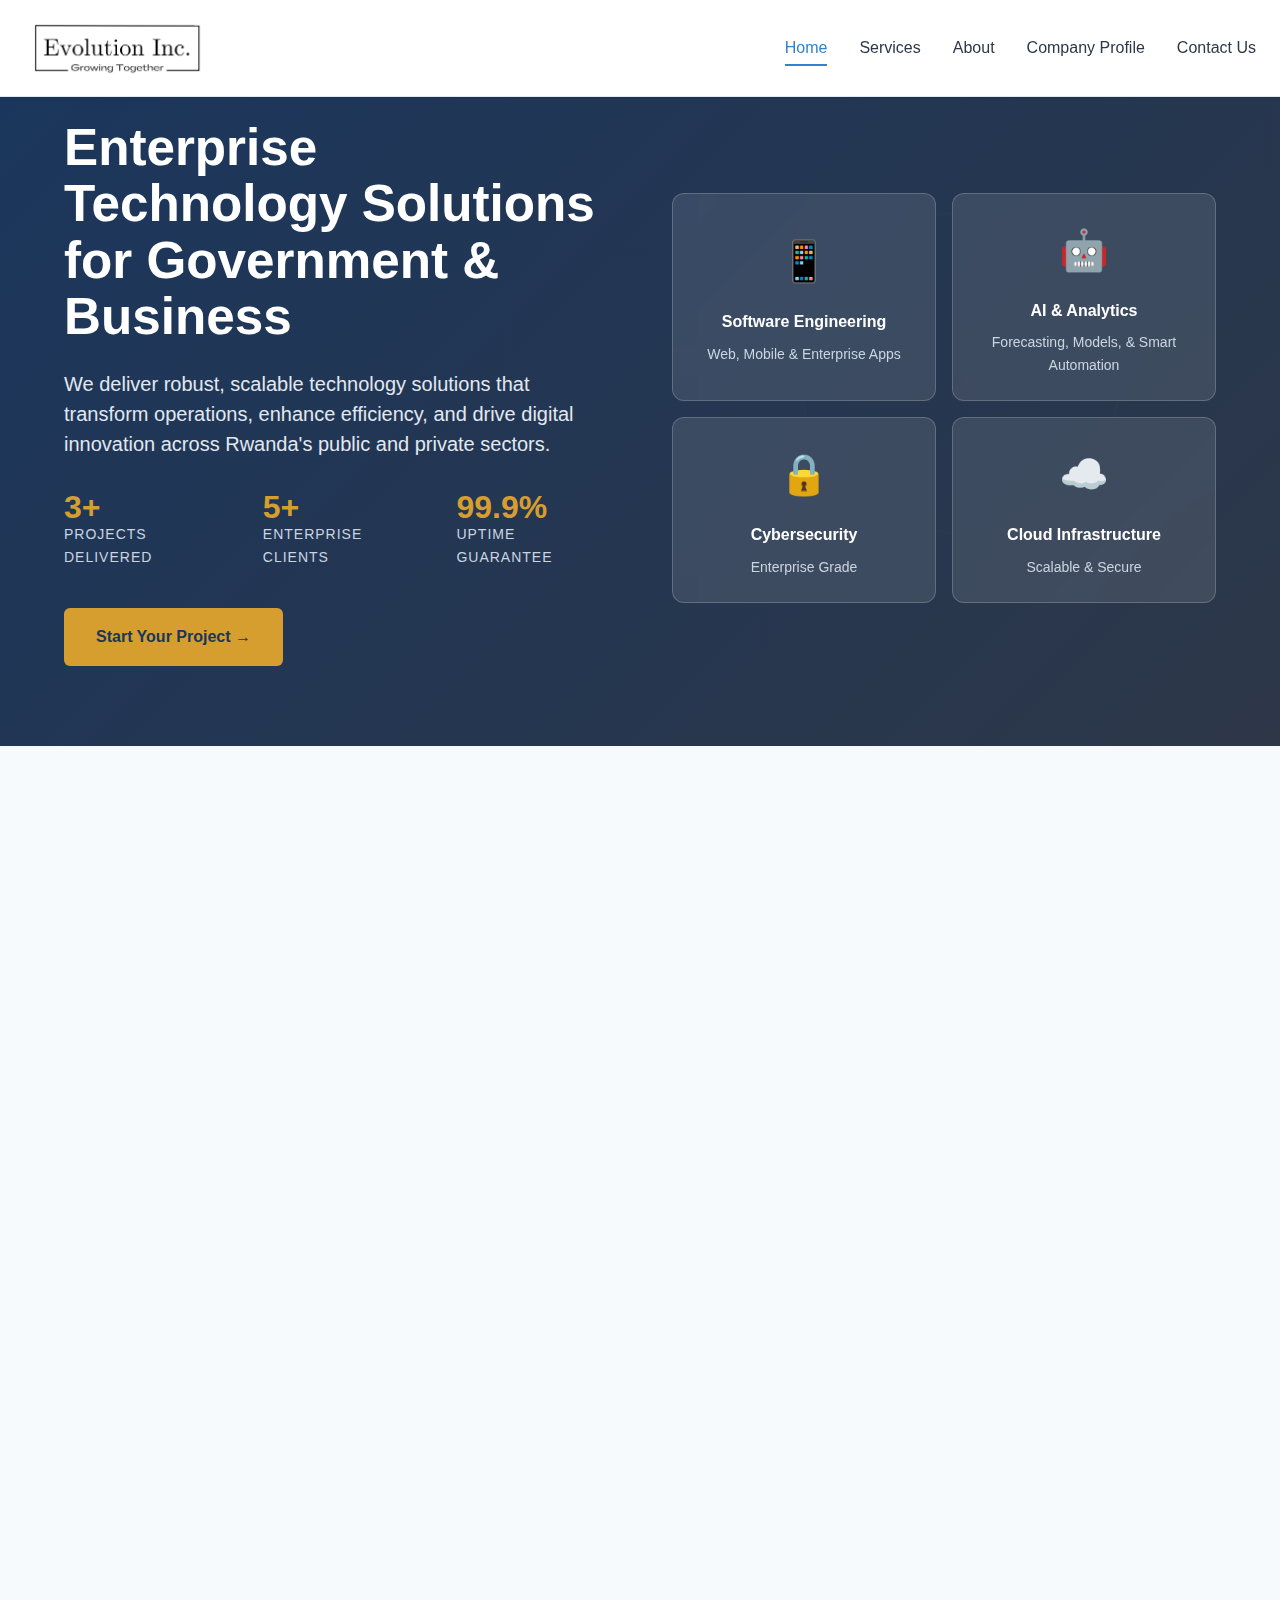
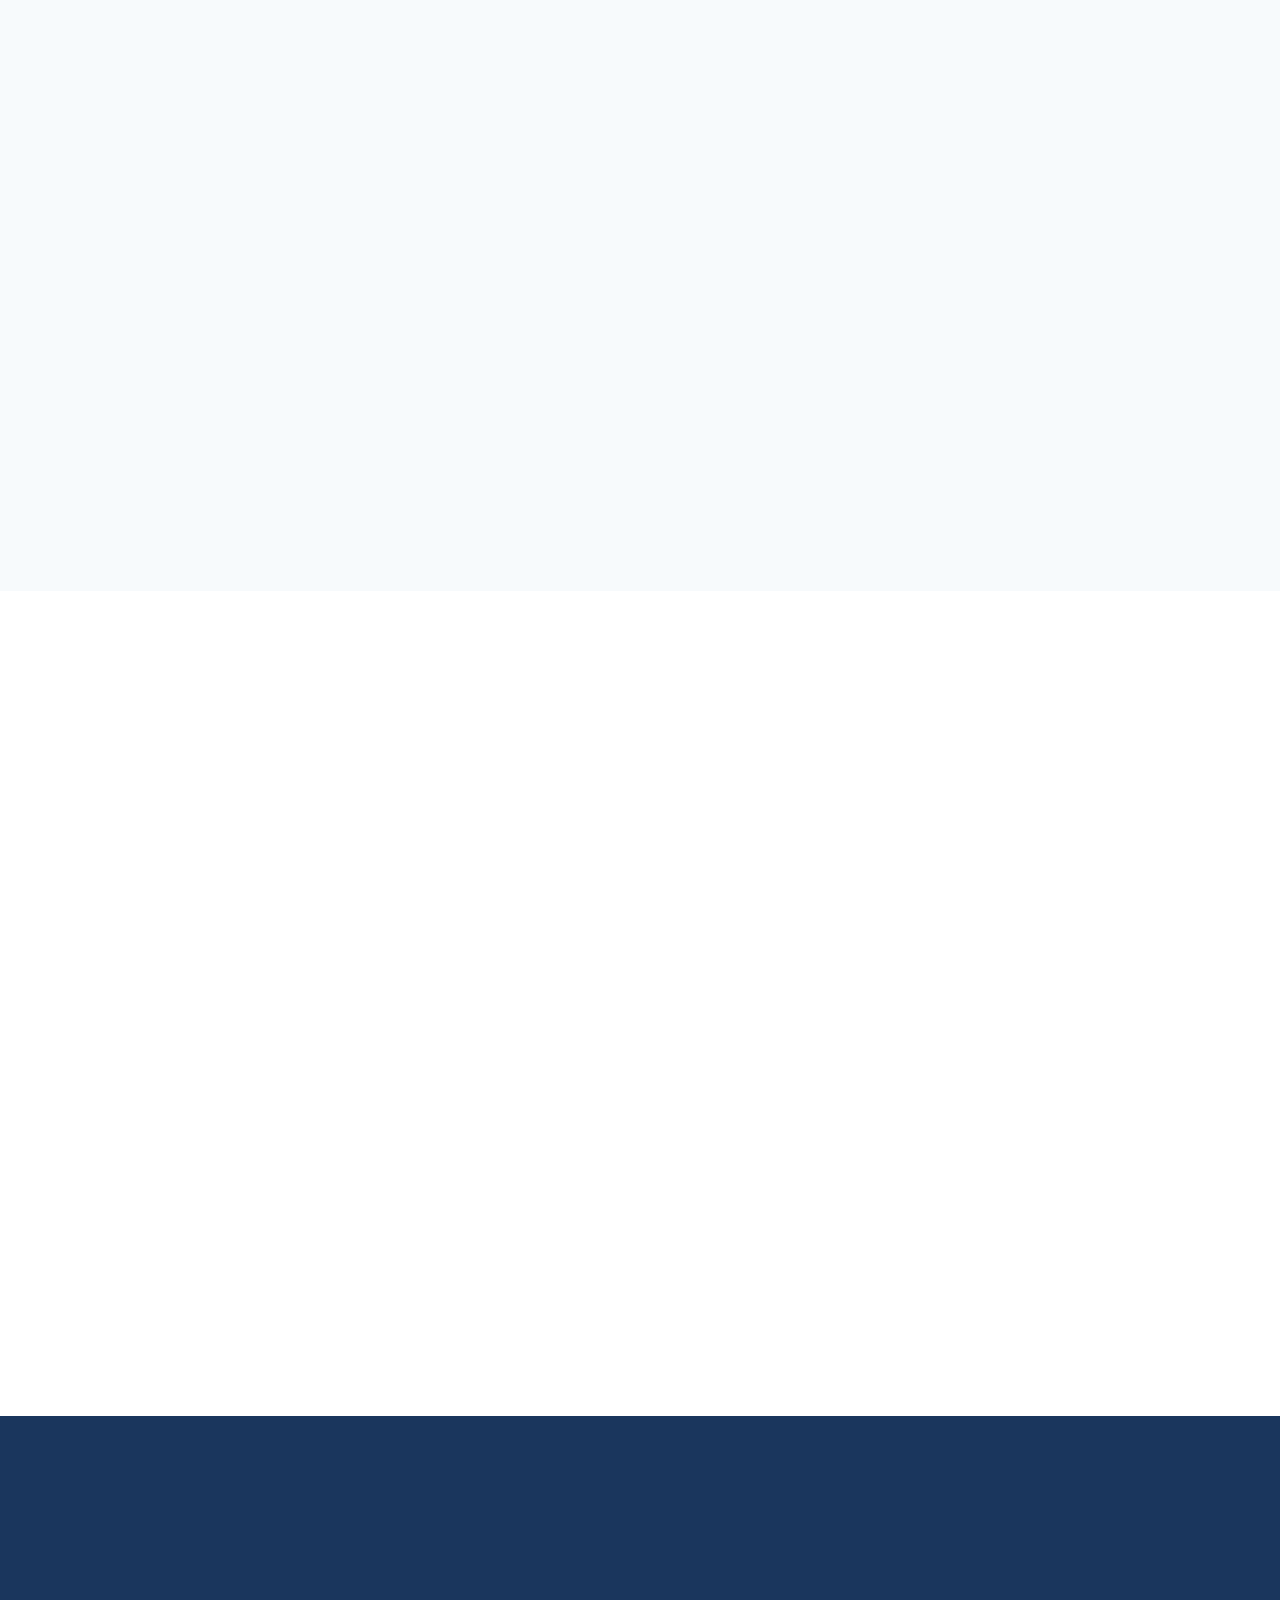
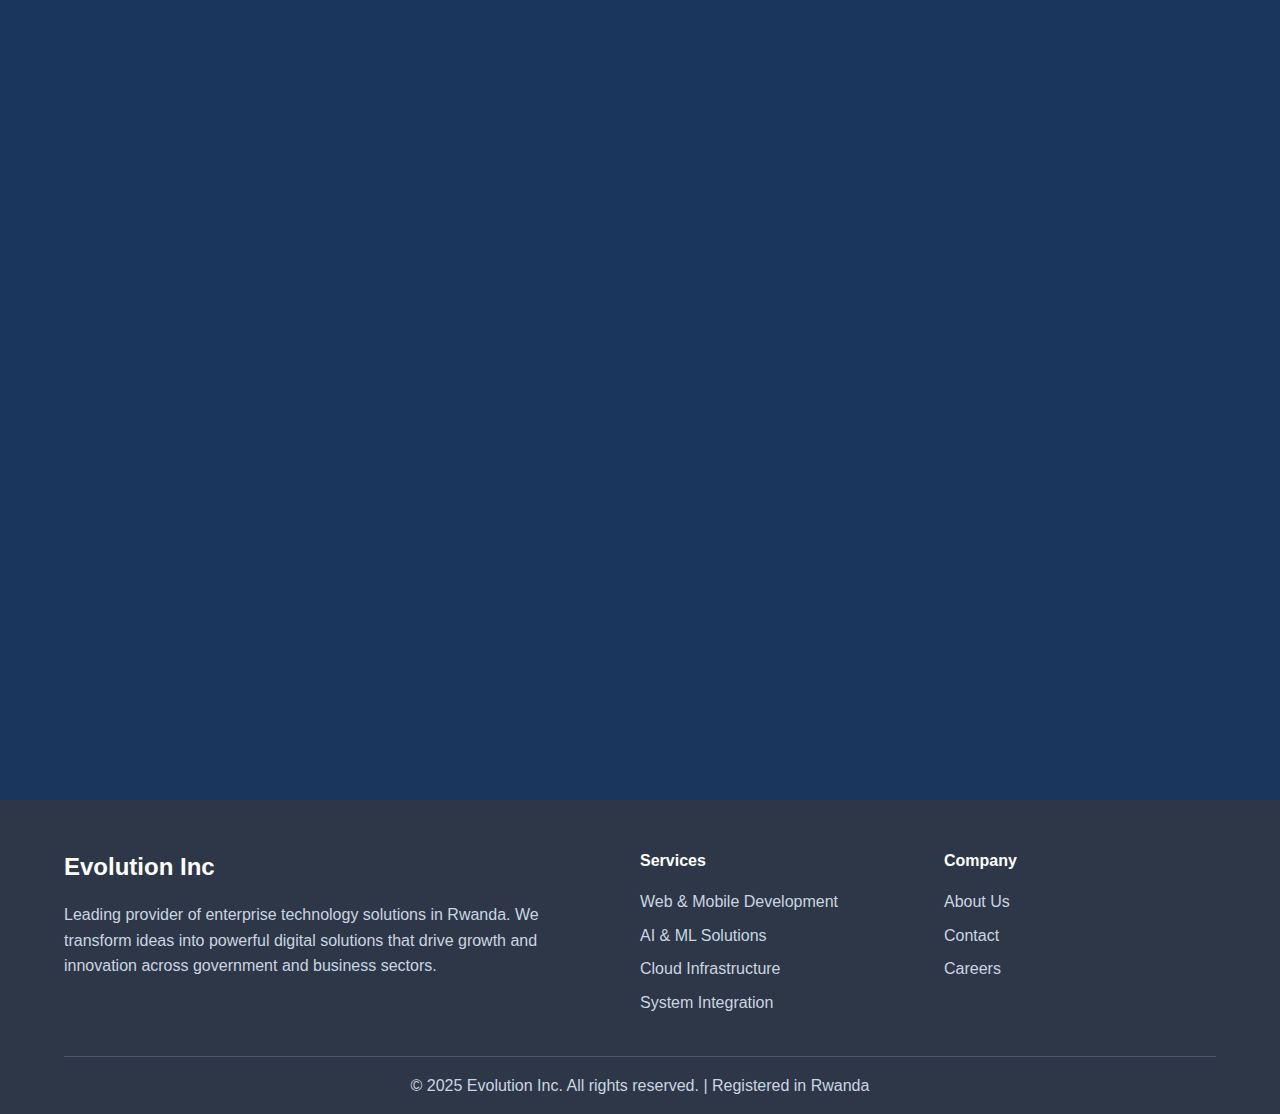
<file: index.html>
<!DOCTYPE html>
<html lang="en">
  <head>
    <meta charset="UTF-8" />
    <meta name="viewport" content="width=device-width, initial-scale=1.0" />
    <title>Evolution Inc | Enterprise Technology Solutions Rwanda</title>
    <link rel="icon" type="image/png" href="logo.png" />
    <link rel="stylesheet" href="styles.css" />
  </head>
  <body>
    <!-- Header -->
    <header class="header">
      <nav class="container navbar">
        <div class="logo-container">
          <a href="#home">
            <img src="logo-1.png" alt="Evolution Inc Logo" class="logo" />
          </a>
        </div>
        <ul class="nav-menu">
          <li><a href="#home" class="active">Home</a></li>
          <li><a href="#services">Services</a></li>
          <li><a href="#about">About</a></li>
          <li>
            <a href="EvolutionInc.html" target="_blank">Company Profile</a>
          </li>
          <!-- <li><a href="#portfolio">Portfolio</a></li> -->
          <!-- <li><a href="#team">Team</a></li> -->
          <li><a href="#contact">Contact Us</a></li>
          <!-- <li><a href="#contact" class="cta-nav">Get Quote</a></li> -->
        </ul>
        <div class="mobile-toggle">
          <span></span>
          <span></span>
          <span></span>
        </div>
      </nav>
    </header>

    <!-- Hero Section -->
    <section id="home" class="hero">
      <div class="container">
        <div class="hero-content">
          <div class="hero-text slide-in-left">
            <h1>Enterprise Technology Solutions for Government & Business</h1>
            <p class="hero-subtitle">
              We deliver robust, scalable technology solutions that transform
              operations, enhance efficiency, and drive digital innovation
              across Rwanda's public and private sectors.
            </p>

            <div class="hero-stats">
              <div class="stat-item">
                <div class="stat-number">3+</div>
                <div class="stat-label">Projects Delivered</div>
              </div>
              <div class="stat-item">
                <div class="stat-number">5+</div>
                <div class="stat-label">Enterprise Clients</div>
              </div>
              <div class="stat-item">
                <div class="stat-number">99.9%</div>
                <div class="stat-label">Uptime Guarantee</div>
              </div>
            </div>

            <div class="hero-buttons">
              <a href="#contact" class="btn-primary"> Start Your Project → </a>
              <!-- <a href="#portfolio" class="btn-secondary"> View Case Studies </a> -->
            </div>
          </div>

          <div class="hero-visual slide-in-right">
            <div class="tech-card">
              <div class="tech-icon">📱</div>
              <div class="tech-title">Software Engineering</div>
              <div class="tech-desc">Web, Mobile & Enterprise Apps</div>
            </div>
            <div class="tech-card">
              <div class="tech-icon">🤖</div>
              <div class="tech-title">AI & Analytics</div>
              <div class="tech-desc">
                Forecasting, Models, & Smart Automation
              </div>
            </div>
            <div class="tech-card">
              <div class="tech-icon">🔒</div>
              <div class="tech-title">Cybersecurity</div>
              <div class="tech-desc">Enterprise Grade</div>
            </div>
            <div class="tech-card">
              <div class="tech-icon">☁️</div>
              <div class="tech-title">Cloud Infrastructure</div>
              <div class="tech-desc">Scalable & Secure</div>
            </div>
          </div>
        </div>
      </div>
    </section>

    <!-- Services Section -->
    <section id="services" class="services">
      <div class="container">
        <div class="section-header fade-in">
          <div class="section-badge">Our Expertise</div>
          <h2 class="section-title">Comprehensive Technology Services</h2>
          <p class="section-subtitle">
            From concept to deployment, we provide end-to-end technology
            solutions tailored for enterprise and government requirements
          </p>
        </div>

        <div class="services-grid">
          <div class="service-item fade-in">
            <div class="service-icon">🌐</div>
            <h3 class="service-title">Web Development</h3>
            <p class="service-desc">
              Modern, responsive web applications and portals designed for
              high-traffic government and enterprise use.
            </p>
            <ul class="service-features">
              <li>Progressive web applications (PWA)</li>
              <li>Government service portals</li>
              <li>Enterprise dashboards</li>
              <li>Accessibility compliance (WCAG)</li>
            </ul>
          </div>

          <div class="service-item fade-in">
            <div class="service-icon">📱</div>
            <h3 class="service-title">Mobile App Development</h3>
            <p class="service-desc">
              Native and cross-platform mobile applications designed for
              government services and enterprise operations.
            </p>
            <ul class="service-features">
              <li>iOS & Android native development</li>
              <li>Cross-platform solutions (Flutter, React Native)</li>
              <li>Offline-first architecture</li>
              <li>Government compliance & security</li>
            </ul>
          </div>

          <div class="service-item fade-in">
            <div class="service-icon">🤖</div>
            <h3 class="service-title">AI & Machine Learning</h3>
            <p class="service-desc">
              Intelligent systems leveraging artificial intelligence for
              predictive analytics, automation, and data-driven insights.
            </p>
            <ul class="service-features">
              <li>Predictive modeling & forecasting</li>
              <li>Computer vision & image processing</li>
              <li>Natural language processing</li>
              <li>Automated decision systems</li>
            </ul>
          </div>

          <div class="service-item fade-in">
            <div class="service-icon">☁️</div>
            <h3 class="service-title">Cloud Infrastructure</h3>
            <p class="service-desc">
              Scalable cloud solutions with enterprise-grade security,
              monitoring, and disaster recovery capabilities.
            </p>
            <ul class="service-features">
              <li>AWS, Azure, Google Cloud deployment</li>
              <li>Kubernetes orchestration</li>
              <li>DevOps & CI/CD pipelines</li>
              <li>24/7 monitoring & support</li>
            </ul>
          </div>

          <div class="service-item fade-in">
            <div class="service-icon">🔗</div>
            <h3 class="service-title">System Integration</h3>
            <p class="service-desc">
              Seamless integration of existing systems, databases, and
              third-party services for improved operational efficiency.
            </p>
            <ul class="service-features">
              <li>API development & integration</li>
              <li>Legacy system modernization</li>
              <li>Database migration & optimization</li>
              <li>Microservices architecture</li>
            </ul>
          </div>

          <!-- <div class="service-item fade-in">
            <div class="service-icon">🌦️</div>
            <h3 class="service-title">Weather & Climate Systems</h3>
            <p class="service-desc">
              Specialized in meteorological data systems, real-time weather
              monitoring, and climate information dissemination platforms.
            </p>
            <ul class="service-features">
              <li>Real-time data collection & analysis</li>
              <li>Weather forecasting systems</li>
              <li>Public safety alert platforms</li>
              <li>Agricultural decision support tools</li>
            </ul>
          </div> -->
        </div>
      </div>
    </section>

    <!-- About Section -->
    <section id="about" class="about">
      <div class="container">
        <div class="about-content">
          <div class="about-text slide-in-left">
            <div class="section-badge">About Evolution Inc</div>
            <h2 class="about-title">
              Trusted Technology Partner for Rwanda's Digital Future
            </h2>
            <p class="about-desc">
              Founded in 2024, Evolution Inc is an innovative technology company
              positioned to become Rwanda's premier provider of enterprise
              solutions. We specialize in developing robust, scalable software
              for government agencies, enterprises, and NGOs.
            </p>
            <p class="about-desc">
              Our team combines deep technical expertise with thorough
              understanding of local requirements, ensuring solutions that are
              not only technically excellent but also culturally appropriate and
              operationally effective.
            </p>

            <div class="about-highlights">
              <div class="highlight-item">
                <div class="highlight-number">99.9%</div>
                <div class="highlight-label">Service Uptime</div>
              </div>
              <div class="highlight-item">
                <div class="highlight-number">24/7</div>
                <div class="highlight-label">Support Available</div>
              </div>
            </div>
          </div>

          <div class="about-visual slide-in-right">
            <div class="about-image">🏢</div>
            <div class="cert-badge">Building Rwanda’s Digital Future</div>
          </div>
        </div>
      </div>
    </section>

    <!-- Portfolio Section -->
    <!-- <section id="portfolio" class="portfolio">
      <div class="container">
        <div class="section-header fade-in">
          <div class="section-badge">Case Studies</div>
          <h2 class="section-title">Recent Project Successes</h2>
          <p class="section-subtitle">
            Explore our portfolio of successful implementations across various
            sectors and government agencies
          </p>
        </div>

        <div class="portfolio-grid">
          <div class="portfolio-item fade-in">
            <div class="portfolio-header">
              🌦️
              <div class="project-status">Completed</div>
            </div>
            <div class="portfolio-content">
              <h3 class="portfolio-title">
                National Weather Monitoring System
              </h3>
              <p class="portfolio-desc">
                Comprehensive weather data collection and dissemination platform
                serving farmers, disaster management agencies, and the general
                public across Rwanda.
              </p>

              <div class="portfolio-meta">
                <div class="project-duration">6 months • 2024</div>
                <div class="project-client">MeteoRwanda</div>
              </div>

              <div class="tech-stack">
                <span class="tech-tag">React</span>
                <span class="tech-tag">Node.js</span>
                <span class="tech-tag">PostgreSQL</span>
                <span class="tech-tag">AWS</span>
                <span class="tech-tag">IoT</span>
                <span class="tech-tag">Machine Learning</span>
              </div>
            </div>
          </div>

          <div class="portfolio-item fade-in">
            <div class="portfolio-header">
              🏥
              <div class="project-status">In Progress</div>
            </div>
            <div class="portfolio-content">
              <h3 class="portfolio-title">Digital Health Records Platform</h3>
              <p class="portfolio-desc">
                Integrated electronic health records system connecting
                hospitals, clinics, and community health workers nationwide.
              </p>

              <div class="portfolio-meta">
                <div class="project-duration">8 months • 2024</div>
                <div class="project-client">Ministry of Health</div>
              </div>

              <div class="tech-stack">
                <span class="tech-tag">Vue.js</span>
                <span class="tech-tag">Django</span>
                <span class="tech-tag">MySQL</span>
                <span class="tech-tag">Docker</span>
                <span class="tech-tag">FHIR</span>
              </div>
            </div>
          </div>

          <div class="portfolio-item fade-in">
            <div class="portfolio-header">
              🌾
              <div class="project-status">Completed</div>
            </div>
            <div class="portfolio-content">
              <h3 class="portfolio-title">Agricultural Extension Mobile App</h3>
              <p class="portfolio-desc">
                Mobile application providing farmers with real-time agricultural
                advice, market prices, and weather-based recommendations.
              </p>

              <div class="portfolio-meta">
                <div class="project-duration">4 months • 2023</div>
                <div class="project-client">RAB (Rwanda Agriculture Board)</div>
              </div>

              <div class="tech-stack">
                <span class="tech-tag">Flutter</span>
                <span class="tech-tag">Firebase</span>
                <span class="tech-tag">Kotlin</span>
                <span class="tech-tag">Swift</span>
              </div>
            </div>
          </div>
        </div>
      </div>
    </section> -->

    <!-- Team Section -->
    <!-- <section id="team" class="team">
      <div class="container">
        <div class="section-header fade-in">
          <div class="section-badge">Our Team</div>
          <h2 class="section-title">
            Expert Leadership & Technical Excellence
          </h2>
          <p class="section-subtitle">
            Meet the experienced professionals driving innovation and delivering
            exceptional results for our clients
          </p>
        </div>

        <div class="team-grid">
          <div class="team-member fade-in">
            <div class="member-avatar">KB</div>
            <h3 class="member-name">Kevin Bivegete</h3>
            <p class="member-role">Software Engineer</p>
            <p class="member-bio">
              Carnegie Mellon University alumnus with proven expertise in
              full-stack development and AI applications. Led teams at Rwanda
              Revenue Authority and developed impactful solutions across
              government and private sectors.
            </p>
            <div class="member-skills">
              <span class="skill-tag">Leadership</span>
              <span class="skill-tag">Full-stack Development</span>
              <span class="skill-tag">React</span>
              <span class="skill-tag">Flutter</span>
              <span class="skill-tag">Spring Boot</span>
              <span class="skill-tag">AI/ML</span>
            </div>
          </div>

          <div class="team-member fade-in">
            <div class="member-avatar">OR</div>
            <h3 class="member-name">Olsen Rugero</h3>
            <p class="member-role">Cybersecurity Engineer</p>
            <p class="member-bio">
              Carnegie Mellon University alumnus and IT Security specialist with
              expertise in vulnerability assessments, penetration testing, and
              risk management. Proven track record in reducing security risks
              and implementing robust IT infrastructure solutions.
            </p>
            <div class="member-skills">
              <span class="skill-tag">IT Security</span>
              <span class="skill-tag">Risk Assessment</span>
              <span class="skill-tag">Penetration Testing</span>
              <span class="skill-tag">Security Compliance</span>
              <span class="skill-tag">IT Governance</span>
              <span class="skill-tag">DevOps</span>
            </div>
          </div>

          <div class="team-member fade-in">
            <div class="member-avatar">SS</div>
            <h3 class="member-name">Sion Shami</h3>
            <p class="member-role">Software Engineer</p>
            <p class="member-bio">
              Carnegie Mellon University alumnus specializing in machine
              learning and backend development. Research experience in AI
              applications and secure platform development with expertise in
              Django, React, and data analytics.
            </p>
            <div class="member-skills">
              <span class="skill-tag">Python</span>
              <span class="skill-tag">FastAPI</span>
              <span class="skill-tag">Django</span>
              <span class="skill-tag">React</span>
              <span class="skill-tag">Flutter</span>
              <span class="skill-tag">Data Science</span>
            </div>
          </div>

          <div class="team-member fade-in">
            <div class="member-avatar">AN</div>
            <h3 class="member-name">Alexis Ngoga</h3>
            <p class="member-role">AI/ML Engineer</p>
            <p class="member-bio">
              Carnegie Mellon University alumnus with 4+ years of comprehensive
              AI/ML experience across diverse domains including LLM development,
              computer vision, cloud computing, and automated decision systems.
              Specialized expertise in geospatial AI and satellite intelligence,
              with proven track record developing high-accuracy land use
              classification models, change detection algorithms, and real-time
              monitoring systems.
            </p>
            <div class="member-skills">
              <span class="skill-tag">Artificial Intelligence</span>
              <span class="skill-tag">Machine Learning</span>
              <span class="skill-tag">Computer Vision</span>
              <span class="skill-tag">Geospatial AI</span>
              <span class="skill-tag">Satellite Image Processing</span>
              <span class="skill-tag">Change Detection Algorithms</span>
              <span class="skill-tag">MLOps</span>
              <span class="skill-tag">AWS</span>
            </div>
          </div>

          <div class="team-member fade-in">
            <div class="member-avatar">CK</div>
            <h3 class="member-name">Chryssie Karera</h3>
            <p class="member-role">GIS Specialist</p>
            <p class="member-bio">
              Carnegie Mellon University alumna specializing in geospatial
              analysis, remote sensing, and land use planning. Proven expertise
              in satellite imagery analysis, spatial data processing, and
              environmental monitoring systems. Led GIS projects at ESRI Rwanda
              and Volkswagen Mobility Solutions with focus on spatial-temporal
              analysis, change detection, and data-driven decision making for
              sustainable development.
            </p>
            <div class="member-skills">
              <span class="skill-tag">Geospatial Analysis</span>
              <span class="skill-tag">GIS</span>
              <span class="skill-tag">Remote Sensing</span>
              <span class="skill-tag">Satellite Imagery Analysis</span>
              <span class="skill-tag">Data Analysis</span>
              <span class="skill-tag">Sustainability</span>
            </div>
          </div>
        </div>
      </div>
    </section> -->

    <!-- Contact Section -->
    <section id="contact" class="contact">
      <div class="container">
        <div class="contact-content">
          <div class="contact-info slide-in-left">
            <h2>Ready to Transform Your Operations?</h2>
            <p class="contact-desc">
              Let's discuss how Evolution Inc can help you achieve your digital
              transformation goals with cutting-edge technology solutions
              tailored to your specific requirements.
            </p>

            <div class="contact-methods">
              <div class="contact-method">
                <div class="contact-icon">📍</div>
                <div class="contact-details">
                  <h4>Based in Kigali</h4>
                  <p>Kigali, Rwanda</p>
                </div>
              </div>

              <div class="contact-method">
                <div class="contact-icon">📧</div>
                <div class="contact-details">
                  <h4>Email Us</h4>
                  <p>evolutioninc2025@gmail.com</p>
                </div>
              </div>

              <div class="contact-method">
                <div class="contact-icon">📞</div>
                <div class="contact-details">
                  <h4>Call Us</h4>
                  <p>+250 782 174 079<br />+250 783 391 228</p>
                </div>
              </div>

              <div class="contact-method">
                <div class="contact-icon">🕒</div>
                <div class="contact-details">
                  <h4>Business Hours</h4>
                  <p>
                    Monday - Friday: 8:00 AM - 6:00 PM<br />Saturday: 9:00 AM -
                    2:00 PM
                  </p>
                </div>
              </div>
            </div>
          </div>

          <div class="contact-form slide-in-right">
            <form action="https://formspree.io/f/xayzqkqr" method="POST">
              <div class="form-row">
                <div class="form-group">
                  <input
                    type="text"
                    name="firstName"
                    placeholder="First Name *"
                    required
                  />
                </div>
                <div class="form-group">
                  <input
                    type="text"
                    name="lastName"
                    placeholder="Last Name *"
                    required
                  />
                </div>
              </div>

              <div class="form-row">
                <div class="form-group">
                  <input
                    type="email"
                    name="email"
                    placeholder="Email Address *"
                    required
                  />
                </div>
                <div class="form-group">
                  <input type="tel" name="phone" placeholder="Phone Number" />
                </div>
              </div>

              <div class="form-group">
                <input
                  type="text"
                  name="organization"
                  placeholder="Organization/Company"
                />
              </div>

              <div class="form-group">
                <select name="serviceInterest" required>
                  <option value="">Select Service Interest *</option>
                  <option value="weather">Weather & Climate Systems</option>
                  <option value="mobile">Mobile App Development</option>
                  <option value="ai">AI & Machine Learning</option>
                  <option value="cloud">Cloud Infrastructure</option>
                  <option value="web">Web Development</option>
                  <option value="integration">System Integration</option>
                  <option value="consultation">General Consultation</option>
                </select>
              </div>

              <div class="form-group">
                <textarea
                  name="projectDescription"
                  placeholder="Project Description & Requirements *"
                  required
                ></textarea>
              </div>

              <button type="submit" class="submit-btn">
                Request Consultation
              </button>
            </form>
          </div>
        </div>
      </div>
    </section>

    <!-- Footer -->
    <footer class="footer">
      <div class="container">
        <div class="footer-content">
          <div class="footer-brand">
            <h3>Evolution Inc</h3>
            <p>
              Leading provider of enterprise technology solutions in Rwanda. We
              transform ideas into powerful digital solutions that drive growth
              and innovation across government and business sectors.
            </p>
          </div>

          <div class="footer-links">
            <h4>Services</h4>
            <ul>
              <!-- <li><a href="#services">Weather Systems</a></li> -->
              <li><a href="#services">Web & Mobile Development</a></li>
              <li><a href="#services">AI & ML Solutions</a></li>
              <li><a href="#services">Cloud Infrastructure</a></li>
              <li><a href="#services">System Integration</a></li>
            </ul>
          </div>

          <div class="footer-links">
            <h4>Company</h4>
            <ul>
              <li><a href="#about">About Us</a></li>
              <!-- <li><a href="#team">Our Team</a></li> -->
              <!-- <li><a href="#portfolio">Case Studies</a></li> -->
              <li><a href="#contact">Contact</a></li>
              <li><a href="#">Careers</a></li>
            </ul>
          </div>

          <!-- <div class="footer-links">
            <h4>Legal</h4>
            <ul>
              <li><a href="#">Privacy Policy</a></li>
              <li><a href="#">Terms of Service</a></li>
              <li><a href="#">Data Protection</a></li>
              <li><a href="#">Compliance</a></li>
              <li><a href="#">Security</a></li>
            </ul>
          </div> -->
        </div>

        <div class="footer-bottom">
          <p>
            &copy; 2025 Evolution Inc. All rights reserved. | Registered in
            Rwanda
          </p>
        </div>
      </div>
    </footer>

    <script>
      // Mobile menu functionality
      const mobileToggle = document.querySelector(".mobile-toggle");
      const navMenu = document.querySelector(".nav-menu");

      mobileToggle.addEventListener("click", () => {
        navMenu.classList.toggle("active");
      });

      // Close mobile menu when clicking outside
      document.addEventListener("click", (e) => {
        if (!mobileToggle.contains(e.target) && !navMenu.contains(e.target)) {
          navMenu.classList.remove("active");
        }
      });

      // Close mobile menu when clicking on a link
      navMenu.querySelectorAll("a").forEach((link) => {
        link.addEventListener("click", () => {
          navMenu.classList.remove("active");
        });
      });

      // Smooth scrolling
      document.querySelectorAll('a[href^="#"]').forEach((anchor) => {
        anchor.addEventListener("click", function (e) {
          e.preventDefault();
          const target = document.querySelector(this.getAttribute("href"));
          if (target) {
            target.scrollIntoView({
              behavior: "smooth",
              block: "start",
            });
          }
        });
      });

      // Animation on scroll
      const observerOptions = {
        threshold: 0.1,
        rootMargin: "0px 0px -50px 0px",
      };

      const observer = new IntersectionObserver((entries) => {
        entries.forEach((entry) => {
          if (entry.isIntersecting) {
            entry.target.classList.add("visible");
          }
        });
      }, observerOptions);

      // Observe all animated elements
      document
        .querySelectorAll(".fade-in, .slide-in-left, .slide-in-right")
        .forEach((el) => {
          observer.observe(el);
        });

      // Active navigation highlighting
      window.addEventListener("scroll", () => {
        const sections = document.querySelectorAll("section[id]");
        const navLinks = document.querySelectorAll('.nav-menu a[href^="#"]');

        let current = "";
        sections.forEach((section) => {
          const sectionTop = section.offsetTop - 100;
          const sectionHeight = section.clientHeight;
          if (scrollY >= sectionTop && scrollY < sectionTop + sectionHeight) {
            current = section.getAttribute("id");
          }
        });

        navLinks.forEach((link) => {
          link.classList.remove("active");
          if (link.getAttribute("href") === `#${current}`) {
            link.classList.add("active");
          }
        });
      });

      // Contact form handling
      document
        .querySelector(".contact-form form")
        .addEventListener("submit", function (e) {
          e.preventDefault();

          const submitBtn = this.querySelector(".submit-btn");
          const originalText = submitBtn.textContent;
          const originalBackground = submitBtn.style.background;

          // Show loading state
          submitBtn.textContent = "Sending...";
          submitBtn.disabled = true;

          // Get form data
          const formData = new FormData(this);

          // Submit to Formspree
          fetch(this.action, {
            method: "POST",
            body: formData,
            headers: {
              Accept: "application/json",
            },
          })
            .then((response) => {
              if (response.ok) {
                // Success
                submitBtn.textContent = "Message Sent Successfully!";
                submitBtn.style.background = "var(--success-color)";
                this.reset();

                // Reset after 3 seconds
                setTimeout(() => {
                  submitBtn.textContent = originalText;
                  submitBtn.style.background = originalBackground;
                  submitBtn.disabled = false;
                }, 3000);
              } else {
                throw new Error("Network response was not ok");
              }
            })
            .catch((error) => {
              // Error handling
              submitBtn.textContent = "Error - Please Try Again";
              submitBtn.style.background = "#e53e3e";

              setTimeout(() => {
                submitBtn.textContent = originalText;
                submitBtn.style.background = originalBackground;
                submitBtn.disabled = false;
              }, 3000);
            });
        });

      // Remove parallax effect to prevent layout issues
    </script>
  </body>
</html>
</file>
<file: styles.css>
* {
  margin: 0;
  padding: 0;
  box-sizing: border-box;
}

:root {
  --primary-color: #1a365d;
  --secondary-color: #2d3748;
  --accent-color: #3182ce;
  --gold-accent: #d69e2e;
  --light-bg: #f7fafc;
  --white: #ffffff;
  --text-dark: #2d3748;
  --text-light: #718096;
  --border-color: #e2e8f0;
  --success-color: #38a169;
}

body {
  font-family: "Inter", -apple-system, BlinkMacSystemFont, "Segoe UI", Roboto,
    sans-serif;
  line-height: 1.6;
  color: var(--text-dark);
  background: var(--white);
  overflow-x: hidden;
  max-width: 100%;
}

.container {
  max-width: 1200px;
  margin: 0 auto;
  padding: 0 24px;
  overflow-x: hidden;
}

/* Header */
.header {
  background: var(--white);
  box-shadow: 0 1px 3px rgba(0, 0, 0, 0.1);
  position: fixed;
  width: 100%;
  top: 0;
  z-index: 1000;
  border-bottom: 1px solid var(--border-color);
  overflow-x: hidden;
}

.navbar {
  display: flex;
  justify-content: space-between;
  align-items: center;
  padding: 1rem 24px;
  max-width: 100%;
  overflow-x: hidden;
}

.logo-container {
  display: flex;
  align-items: center;
  gap: 12px;
  flex-shrink: 0;
}

.logo-container a {
  text-decoration: none;
  display: flex;
  align-items: center;
}

.logo-icon {
  width: 48px;
  height: 48px;
  background: linear-gradient(
    135deg,
    var(--accent-color),
    var(--primary-color)
  );
  border-radius: 8px;
  display: flex;
  align-items: center;
  justify-content: center;
  color: white;
  font-weight: bold;
  font-size: 1.2rem;
}

.logo {
  height: 64px;
  width: auto;
  max-width: 280px;
  object-fit: contain;
}

/* Responsive logo sizing */
@media (max-width: 768px) {
  .logo {
    height: 56px;
    max-width: 240px;
  }
}

@media (max-width: 480px) {
  .logo {
    height: 48px;
    max-width: 180px;
  }

  .container {
    padding: 0 16px;
  }

  .navbar {
    padding: 0.75rem 12px;
  }
}

.logo-text {
  display: flex;
  flex-direction: column;
}

.company-name {
  font-size: 1.5rem;
  font-weight: 700;
  color: var(--primary-color);
  line-height: 1;
}

.tagline {
  font-size: 0.75rem;
  color: var(--text-light);
  text-transform: uppercase;
  letter-spacing: 1px;
}

.nav-menu {
  display: flex;
  list-style: none;
  gap: 2rem;
  align-items: center;
}

.nav-menu a {
  color: var(--text-dark);
  text-decoration: none;
  font-weight: 500;
  padding: 0.5rem 0;
  border-bottom: 2px solid transparent;
  transition: all 0.3s ease;
}

.nav-menu a:hover,
.nav-menu a.active {
  color: var(--accent-color);
  border-bottom-color: var(--accent-color);
}

.cta-nav {
  background: var(--accent-color);
  color: white !important;
  padding: 0.75rem 1.5rem !important;
  border-radius: 6px;
  border: none !important;
  transition: all 0.3s ease;
}

.cta-nav:hover {
  background: var(--primary-color);
  transform: translateY(-1px);
}

.mobile-toggle {
  display: none;
  flex-direction: column;
  cursor: pointer;
  gap: 4px;
  margin-right: 16px;
}

.mobile-toggle span {
  width: 24px;
  height: 3px;
  background: var(--text-dark);
  transition: 0.3s;
  border-radius: 2px;
}

.mobile-toggle:hover span {
  background: var(--accent-color);
}

/* Hero Section */
.hero {
  background: linear-gradient(
    135deg,
    var(--primary-color) 0%,
    var(--secondary-color) 100%
  );
  color: white;
  padding: 120px 0 80px;
  position: relative;
  overflow: hidden;
  z-index: 1;
}

.hero::before {
  content: "";
  position: absolute;
  top: 0;
  right: 0;
  width: 50%;
  height: 100%;
  background: url("[data-uri]")
    center/contain no-repeat;
  opacity: 0.1;
}

.hero-content {
  display: grid;
  grid-template-columns: 1fr 1fr;
  gap: 4rem;
  align-items: center;
  position: relative;
  z-index: 2;
}

.hero-text h1 {
  font-size: 3.2rem;
  font-weight: 800;
  line-height: 1.1;
  margin-bottom: 1.5rem;
}

.hero-subtitle {
  font-size: 1.25rem;
  color: #e2e8f0;
  margin-bottom: 2rem;
  line-height: 1.5;
}

.hero-stats {
  display: flex;
  gap: 2rem;
  margin-bottom: 2.5rem;
}

.stat-item {
  text-align: left;
}

.stat-number {
  font-size: 2rem;
  font-weight: 700;
  color: var(--gold-accent);
  line-height: 1;
}

.stat-label {
  font-size: 0.875rem;
  color: #cbd5e0;
  text-transform: uppercase;
  letter-spacing: 1px;
}

.hero-buttons {
  display: flex;
  gap: 1rem;
  flex-wrap: wrap;
}

.btn-primary {
  background: var(--gold-accent);
  color: var(--primary-color);
  padding: 1rem 2rem;
  border: none;
  border-radius: 6px;
  font-weight: 600;
  text-decoration: none;
  display: inline-flex;
  align-items: center;
  gap: 0.5rem;
  transition: all 0.3s ease;
}

.btn-primary:hover {
  background: #b7791f;
  transform: translateY(-2px);
  box-shadow: 0 4px 12px rgba(214, 158, 46, 0.3);
}

.btn-secondary {
  background: transparent;
  color: white;
  padding: 1rem 2rem;
  border: 2px solid white;
  border-radius: 6px;
  font-weight: 600;
  text-decoration: none;
  transition: all 0.3s ease;
}

.btn-secondary:hover {
  background: white;
  color: var(--primary-color);
}

.hero-visual {
  display: grid;
  grid-template-columns: 1fr 1fr;
  gap: 1rem;
  height: 400px;
}

.tech-card {
  background: rgba(255, 255, 255, 0.1);
  border-radius: 12px;
  padding: 1.5rem;
  backdrop-filter: blur(10px);
  border: 1px solid rgba(255, 255, 255, 0.2);
  display: flex;
  flex-direction: column;
  justify-content: center;
  align-items: center;
  text-align: center;
  transition: all 0.3s ease;
}

.tech-card:hover {
  transform: translateY(-5px);
  background: rgba(255, 255, 255, 0.15);
}

.tech-icon {
  font-size: 2.5rem;
  margin-bottom: 1rem;
}

.tech-title {
  font-weight: 600;
  margin-bottom: 0.5rem;
}

.tech-desc {
  font-size: 0.875rem;
  color: #cbd5e0;
}

/* Services Section */
.services {
  padding: 100px 0;
  background: var(--light-bg);
  position: relative;
  z-index: 10;
}

.section-header {
  text-align: center;
  margin-bottom: 4rem;
}

.section-badge {
  display: inline-block;
  background: var(--accent-color);
  color: white;
  padding: 0.5rem 1rem;
  border-radius: 20px;
  font-size: 0.875rem;
  font-weight: 600;
  margin-bottom: 1rem;
}

.section-title {
  font-size: 2.5rem;
  font-weight: 700;
  color: var(--primary-color);
  margin-bottom: 1rem;
}

.section-subtitle {
  font-size: 1.125rem;
  color: var(--text-light);
  max-width: 600px;
  margin: 0 auto;
}

.services-grid {
  display: grid;
  grid-template-columns: repeat(auto-fit, minmax(320px, 1fr));
  gap: 2rem;
}

.service-item {
  background: white;
  padding: 2.5rem;
  border-radius: 12px;
  border: 1px solid var(--border-color);
  transition: all 0.3s ease;
  position: relative;
  overflow: hidden;
}

.service-item::before {
  content: "";
  position: absolute;
  top: 0;
  left: 0;
  width: 100%;
  height: 4px;
  background: linear-gradient(90deg, var(--accent-color), var(--primary-color));
}

.service-item:hover {
  transform: translateY(-8px);
  box-shadow: 0 20px 40px rgba(0, 0, 0, 0.1);
}

.service-icon {
  width: 64px;
  height: 64px;
  background: linear-gradient(
    135deg,
    var(--accent-color),
    var(--primary-color)
  );
  border-radius: 12px;
  display: flex;
  align-items: center;
  justify-content: center;
  font-size: 1.5rem;
  color: white;
  margin-bottom: 1.5rem;
}

.service-title {
  font-size: 1.25rem;
  font-weight: 600;
  color: var(--primary-color);
  margin-bottom: 1rem;
}

.service-desc {
  color: var(--text-light);
  line-height: 1.6;
  margin-bottom: 1.5rem;
}

.service-features {
  list-style: none;
}

.service-features li {
  color: var(--text-light);
  margin-bottom: 0.5rem;
  position: relative;
  padding-left: 1.5rem;
}

.service-features li::before {
  content: "✓";
  position: absolute;
  left: 0;
  color: var(--success-color);
  font-weight: bold;
}

/* About Section */
.about {
  padding: 100px 0;
  background: white;
  position: relative;
  z-index: 10;
}

.about-content {
  display: grid;
  grid-template-columns: 1fr 1fr;
  gap: 4rem;
  align-items: center;
}

.about-text {
  padding-right: 2rem;
}

.about-title {
  font-size: 2.2rem;
  font-weight: 700;
  color: var(--primary-color);
  margin-bottom: 1.5rem;
}

.about-desc {
  font-size: 1.125rem;
  color: var(--text-light);
  margin-bottom: 2rem;
  line-height: 1.7;
}

.about-highlights {
  display: grid;
  grid-template-columns: 1fr 1fr;
  gap: 1.5rem;
}

.highlight-item {
  padding: 1.5rem;
  background: var(--light-bg);
  border-radius: 8px;
  border-left: 4px solid var(--accent-color);
}

.highlight-number {
  font-size: 1.5rem;
  font-weight: 700;
  color: var(--accent-color);
  line-height: 1;
}

.highlight-label {
  font-size: 0.875rem;
  color: var(--text-light);
  text-transform: uppercase;
  letter-spacing: 1px;
}

.about-visual {
  position: relative;
}

.about-image {
  width: 100%;
  height: 400px;
  background: linear-gradient(
    135deg,
    var(--accent-color),
    var(--primary-color)
  );
  border-radius: 12px;
  display: flex;
  align-items: center;
  justify-content: center;
  color: white;
  font-size: 4rem;
}

.cert-badge {
  position: absolute;
  bottom: -20px;
  right: 20px;
  background: var(--gold-accent);
  color: white;
  padding: 1rem;
  border-radius: 8px;
  font-weight: 600;
  box-shadow: 0 8px 20px rgba(0, 0, 0, 0.2);
}

/* Portfolio Section */
.portfolio {
  padding: 100px 0;
  background: var(--light-bg);
}

.portfolio-grid {
  display: grid;
  grid-template-columns: repeat(auto-fit, minmax(350px, 1fr));
  gap: 2rem;
}

.portfolio-item {
  background: white;
  border-radius: 12px;
  overflow: hidden;
  border: 1px solid var(--border-color);
  transition: all 0.3s ease;
}

.portfolio-item:hover {
  transform: translateY(-5px);
  box-shadow: 0 15px 30px rgba(0, 0, 0, 0.1);
}

.portfolio-header {
  height: 200px;
  background: linear-gradient(
    135deg,
    var(--accent-color),
    var(--primary-color)
  );
  display: flex;
  align-items: center;
  justify-content: center;
  color: white;
  font-size: 3rem;
  position: relative;
}

.project-status {
  position: absolute;
  top: 1rem;
  right: 1rem;
  background: var(--success-color);
  color: white;
  padding: 0.25rem 0.75rem;
  border-radius: 12px;
  font-size: 0.75rem;
  font-weight: 600;
}

.portfolio-content {
  padding: 2rem;
}

.portfolio-title {
  font-size: 1.25rem;
  font-weight: 600;
  color: var(--primary-color);
  margin-bottom: 1rem;
}

.portfolio-desc {
  color: var(--text-light);
  margin-bottom: 1.5rem;
  line-height: 1.6;
}

.portfolio-meta {
  display: flex;
  justify-content: space-between;
  align-items: center;
  margin-bottom: 1.5rem;
}

.project-duration {
  font-size: 0.875rem;
  color: var(--text-light);
}

.project-client {
  font-weight: 600;
  color: var(--accent-color);
}

.tech-stack {
  display: flex;
  flex-wrap: wrap;
  gap: 0.5rem;
}

.tech-tag {
  background: var(--light-bg);
  color: var(--text-dark);
  padding: 0.25rem 0.75rem;
  border-radius: 16px;
  font-size: 0.75rem;
  font-weight: 500;
  border: 1px solid var(--border-color);
}

/* Team Section */
.team {
  padding: 100px 0;
  background: white;
}

.team-grid {
  display: grid;
  grid-template-columns: repeat(auto-fit, minmax(280px, 1fr));
  gap: 2rem;
}

.team-member {
  background: white;
  border: 1px solid var(--border-color);
  border-radius: 12px;
  padding: 2rem;
  text-align: center;
  transition: all 0.3s ease;
}

.team-member:hover {
  transform: translateY(-5px);
  box-shadow: 0 15px 30px rgba(0, 0, 0, 0.1);
}

.member-avatar {
  width: 100px;
  height: 100px;
  border-radius: 50%;
  background: linear-gradient(
    135deg,
    var(--accent-color),
    var(--primary-color)
  );
  display: flex;
  align-items: center;
  justify-content: center;
  color: white;
  font-size: 2rem;
  font-weight: bold;
  margin: 0 auto 1.5rem;
}

.member-name {
  font-size: 1.25rem;
  font-weight: 600;
  color: var(--primary-color);
  margin-bottom: 0.5rem;
}

.member-role {
  color: var(--accent-color);
  font-weight: 500;
  margin-bottom: 1rem;
}

.member-bio {
  color: var(--text-light);
  font-size: 0.9rem;
  line-height: 1.6;
  margin-bottom: 1.5rem;
}

.member-skills {
  display: flex;
  flex-wrap: wrap;
  gap: 0.5rem;
  justify-content: center;
}

.skill-tag {
  background: var(--light-bg);
  color: var(--text-dark);
  padding: 0.25rem 0.75rem;
  border-radius: 12px;
  font-size: 0.75rem;
  font-weight: 500;
}

/* Contact Section */
.contact {
  padding: 100px 0;
  background: var(--primary-color);
  color: white;
}

.contact-content {
  display: grid;
  grid-template-columns: 1fr 1fr;
  gap: 4rem;
  align-items: start;
}

.contact-info h2 {
  font-size: 2.2rem;
  font-weight: 700;
  margin-bottom: 1.5rem;
}

.contact-desc {
  font-size: 1.125rem;
  color: #e2e8f0;
  margin-bottom: 2.5rem;
  line-height: 1.6;
}

.contact-methods {
  display: flex;
  flex-direction: column;
  gap: 1.5rem;
}

.contact-method {
  display: flex;
  align-items: center;
  gap: 1rem;
  padding: 1.5rem;
  background: rgba(255, 255, 255, 0.1);
  border-radius: 8px;
  backdrop-filter: blur(10px);
}

.contact-icon {
  width: 48px;
  height: 48px;
  background: var(--gold-accent);
  border-radius: 8px;
  display: flex;
  align-items: center;
  justify-content: center;
  font-size: 1.2rem;
  color: var(--primary-color);
}

.contact-details h4 {
  font-weight: 600;
  margin-bottom: 0.25rem;
}

.contact-details p {
  color: #cbd5e0;
  font-size: 0.9rem;
}

.contact-form {
  background: rgba(255, 255, 255, 0.1);
  padding: 2.5rem;
  border-radius: 12px;
  backdrop-filter: blur(10px);
}

.form-row {
  display: grid;
  grid-template-columns: 1fr 1fr;
  gap: 1rem;
  margin-bottom: 1.5rem;
}

.form-group {
  margin-bottom: 1.5rem;
}

.form-group input,
.form-group textarea,
.form-group select {
  width: 100%;
  padding: 1rem;
  border: 1px solid rgba(255, 255, 255, 0.3);
  border-radius: 6px;
  background: rgba(255, 255, 255, 0.1);
  color: white;
  font-size: 1rem;
}

.form-group input::placeholder,
.form-group textarea::placeholder {
  color: #cbd5e0;
}

.form-group textarea {
  height: 120px;
  resize: vertical;
}

.submit-btn {
  width: 100%;
  padding: 1rem;
  background: var(--gold-accent);
  color: var(--primary-color);
  border: none;
  border-radius: 6px;
  font-size: 1.1rem;
  font-weight: 600;
  cursor: pointer;
  transition: all 0.3s ease;
}

.submit-btn:hover {
  background: #b7791f;
  transform: translateY(-1px);
}

/* Footer */
.footer {
  background: var(--secondary-color);
  color: white;
  padding: 3rem 0 1rem;
}

.footer-content {
  display: grid;
  grid-template-columns: 2fr 1fr 1fr;
  gap: 2rem;
  margin-bottom: 2rem;
}

.footer-brand h3 {
  font-size: 1.5rem;
  font-weight: 700;
  margin-bottom: 1rem;
}

.footer-brand p {
  color: #cbd5e0;
  line-height: 1.6;
  margin-bottom: 1.5rem;
}

.footer-links h4 {
  font-weight: 600;
  margin-bottom: 1rem;
}

.footer-links ul {
  list-style: none;
}

.footer-links li {
  margin-bottom: 0.5rem;
}

.footer-links a {
  color: #cbd5e0;
  text-decoration: none;
  transition: color 0.3s ease;
}

.footer-links a:hover {
  color: white;
}

.footer-bottom {
  border-top: 1px solid #4a5568;
  padding-top: 1rem;
  text-align: center;
  color: #cbd5e0;
}

/* Responsive Design */
@media (max-width: 1024px) {
  .hero-content {
    grid-template-columns: 1fr;
    gap: 2rem;
    text-align: center;
  }

  .hero-visual {
    height: 300px;
  }

  .about-content {
    grid-template-columns: 1fr;
    gap: 2rem;
  }

  .contact-content {
    grid-template-columns: 1fr;
    gap: 2rem;
  }
}

@media (max-width: 768px) {
  .navbar {
    position: relative;
    padding: 0.75rem 16px;
  }

  .nav-menu {
    display: none;
    position: absolute;
    top: 100%;
    left: 0;
    right: 0;
    background: var(--white);
    flex-direction: column;
    padding: 1rem 0;
    box-shadow: 0 4px 6px rgba(0, 0, 0, 0.1);
    border-top: 1px solid var(--border-color);
    z-index: 999;
    width: 100%;
  }

  .nav-menu.active {
    display: flex !important;
  }

  .nav-menu li {
    width: 100%;
    text-align: center;
    margin: 0;
  }

  .nav-menu a {
    display: block;
    padding: 1rem 2rem;
    border-bottom: 1px solid var(--border-color);
    width: 100%;
    box-sizing: border-box;
  }

  .mobile-toggle {
    display: flex;
    margin-right: 16px;
  }

  .hero h1 {
    font-size: 2.5rem;
  }

  .hero-stats {
    justify-content: center;
  }

  .hero-buttons {
    justify-content: center;
  }

  .hero-visual {
    grid-template-columns: 1fr;
    height: 400px;
  }

  .form-row {
    grid-template-columns: 1fr;
  }

  .footer-content {
    grid-template-columns: 1fr;
    text-align: center;
  }

  .about-highlights {
    grid-template-columns: 1fr;
  }
}

/* Animations */
.fade-in {
  opacity: 0;
  transform: translateY(30px);
  transition: all 0.8s ease;
}

.fade-in.visible {
  opacity: 1;
  transform: translateY(0);
}

.slide-in-left {
  opacity: 0;
  transform: translateX(-50px);
  transition: all 0.8s ease;
}

.slide-in-left.visible {
  opacity: 1;
  transform: translateX(0);
}

.slide-in-right {
  opacity: 0;
  transform: translateX(50px);
  transition: all 0.8s ease;
}

.slide-in-right.visible {
  opacity: 1;
  transform: translateX(0);
}
</file>
